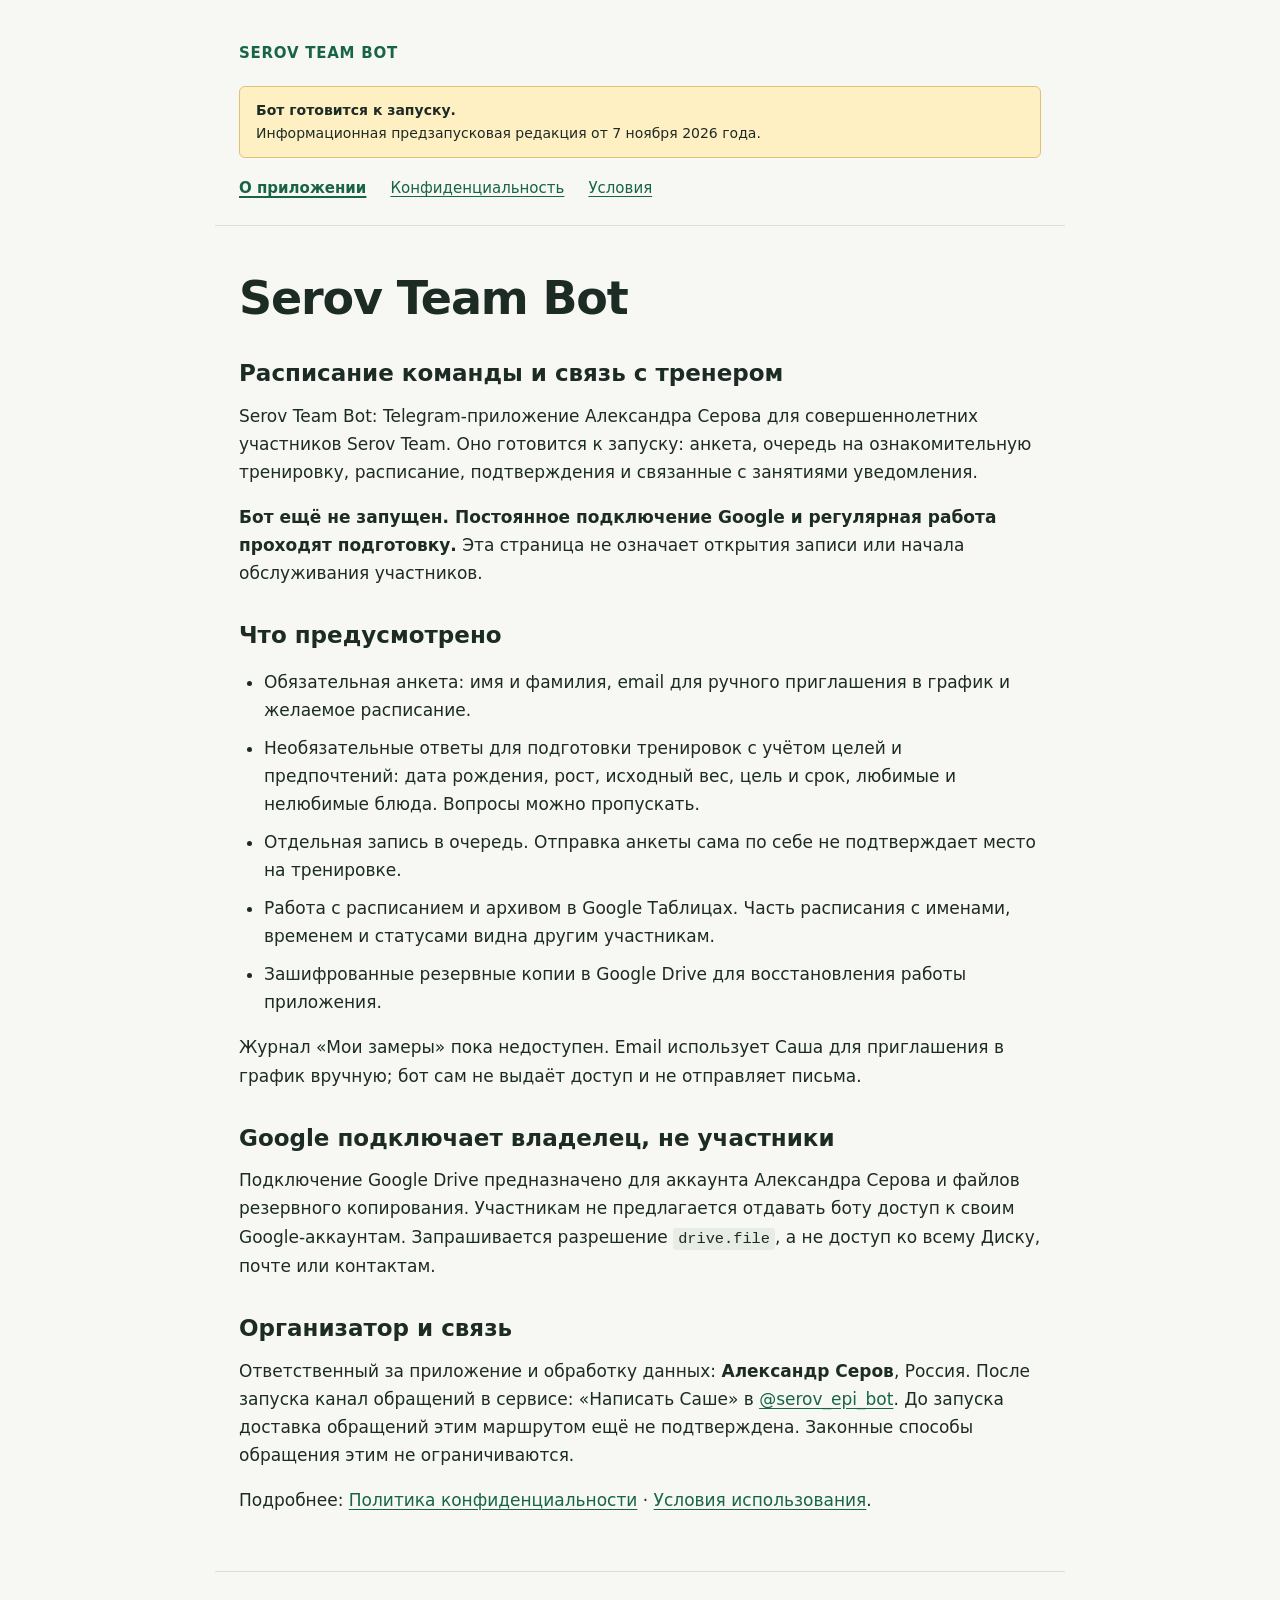
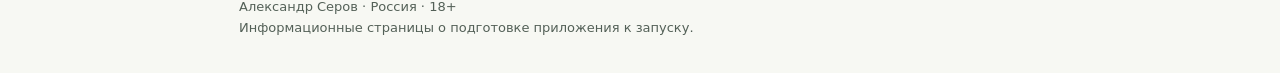
<file: index.html>
<!doctype html><html lang="ru"><head><meta charset="utf-8"><meta name="viewport" content="width=device-width,initial-scale=1"><title>О приложении · Serov Team Bot</title><link rel="stylesheet" href="style.css"></head><body><header><a class="brand" href="index.html">SEROV TEAM BOT</a><div class="notice"><strong>Бот готовится к запуску.</strong><br>Информационная предзапусковая редакция от 7 ноября 2026 года.</div><nav aria-label="Разделы"><a href="index.html" aria-current="page">О приложении</a><a href="privacy.html">Конфиденциальность</a><a href="terms.html">Условия</a></nav></header><main><h1>Serov Team Bot</h1>
<h2>Расписание команды и связь с тренером</h2>
<p>Serov Team Bot: Telegram-приложение Александра Серова для совершеннолетних участников Serov Team. Оно готовится к запуску: анкета, очередь на ознакомительную тренировку, расписание, подтверждения и связанные с занятиями уведомления.</p>
<p><strong>Бот ещё не запущен. Постоянное подключение Google и регулярная работа проходят подготовку.</strong> Эта страница не означает открытия записи или начала обслуживания участников.</p>
<h2>Что предусмотрено</h2>
<ul><li>Обязательная анкета: имя и фамилия, email для ручного приглашения в график и желаемое расписание.</li><li>Необязательные ответы для подготовки тренировок с учётом целей и предпочтений: дата рождения, рост, исходный вес, цель и срок, любимые и нелюбимые блюда. Вопросы можно пропускать.</li><li>Отдельная запись в очередь. Отправка анкеты сама по себе не подтверждает место на тренировке.</li><li>Работа с расписанием и архивом в Google Таблицах. Часть расписания с именами, временем и статусами видна другим участникам.</li><li>Зашифрованные резервные копии в Google Drive для восстановления работы приложения.</li></ul>
<p>Журнал «Мои замеры» пока недоступен. Email использует Саша для приглашения в график вручную; бот сам не выдаёт доступ и не отправляет письма.</p>
<h2>Google подключает владелец, не участники</h2>
<p>Подключение Google Drive предназначено для аккаунта Александра Серова и файлов резервного копирования. Участникам не предлагается отдавать боту доступ к своим Google-аккаунтам. Запрашивается разрешение <code>drive.file</code>, а не доступ ко всему Диску, почте или контактам.</p>
<h2>Организатор и связь</h2>
<p>Ответственный за приложение и обработку данных: <strong>Александр Серов</strong>, Россия. После запуска канал обращений в сервисе: «Написать Саше» в <a href="https://t.me/serov_epi_bot">@serov_epi_bot</a>. До запуска доставка обращений этим маршрутом ещё не подтверждена. Законные способы обращения этим не ограничиваются.</p>
<p>Подробнее: <a href="privacy.html">Политика конфиденциальности</a> · <a href="terms.html">Условия использования</a>.</p></main><footer>Александр Серов · Россия · 18+<br>Информационные страницы о подготовке приложения к запуску.</footer></body></html>
</file>
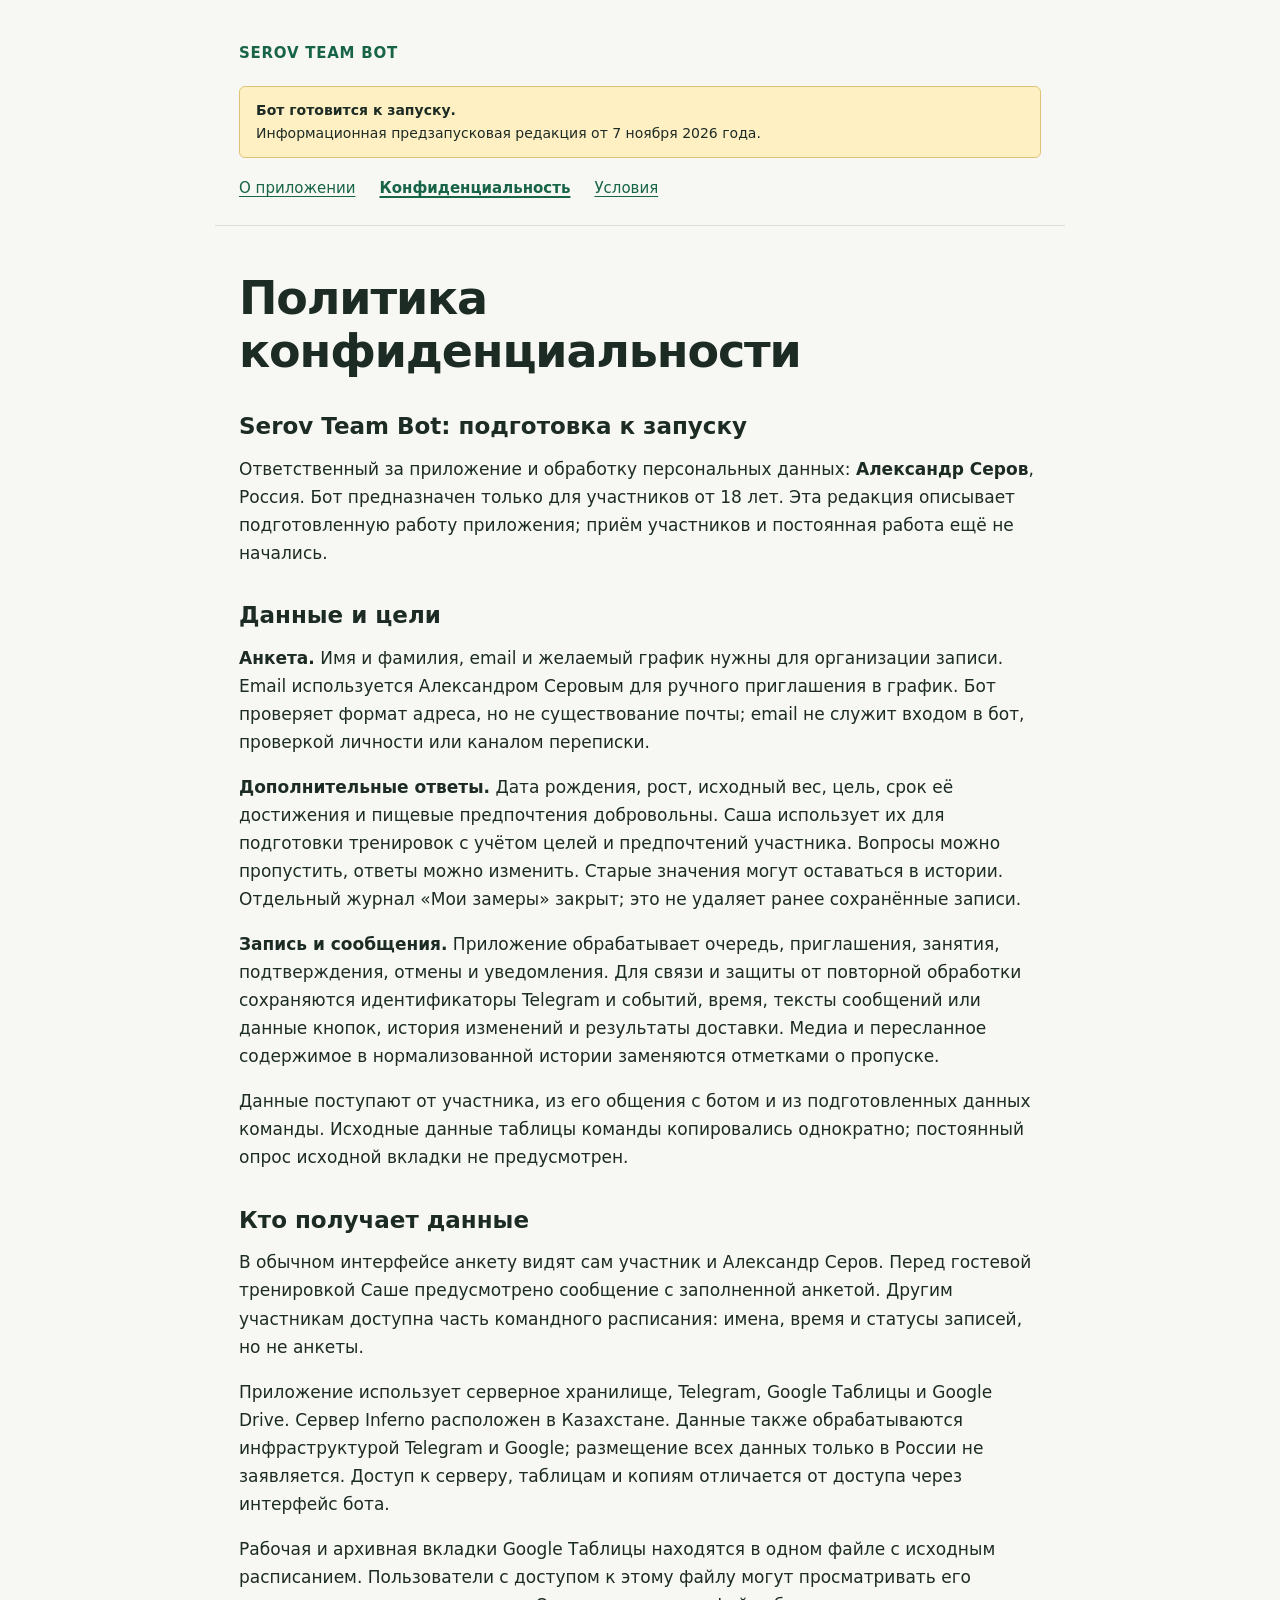
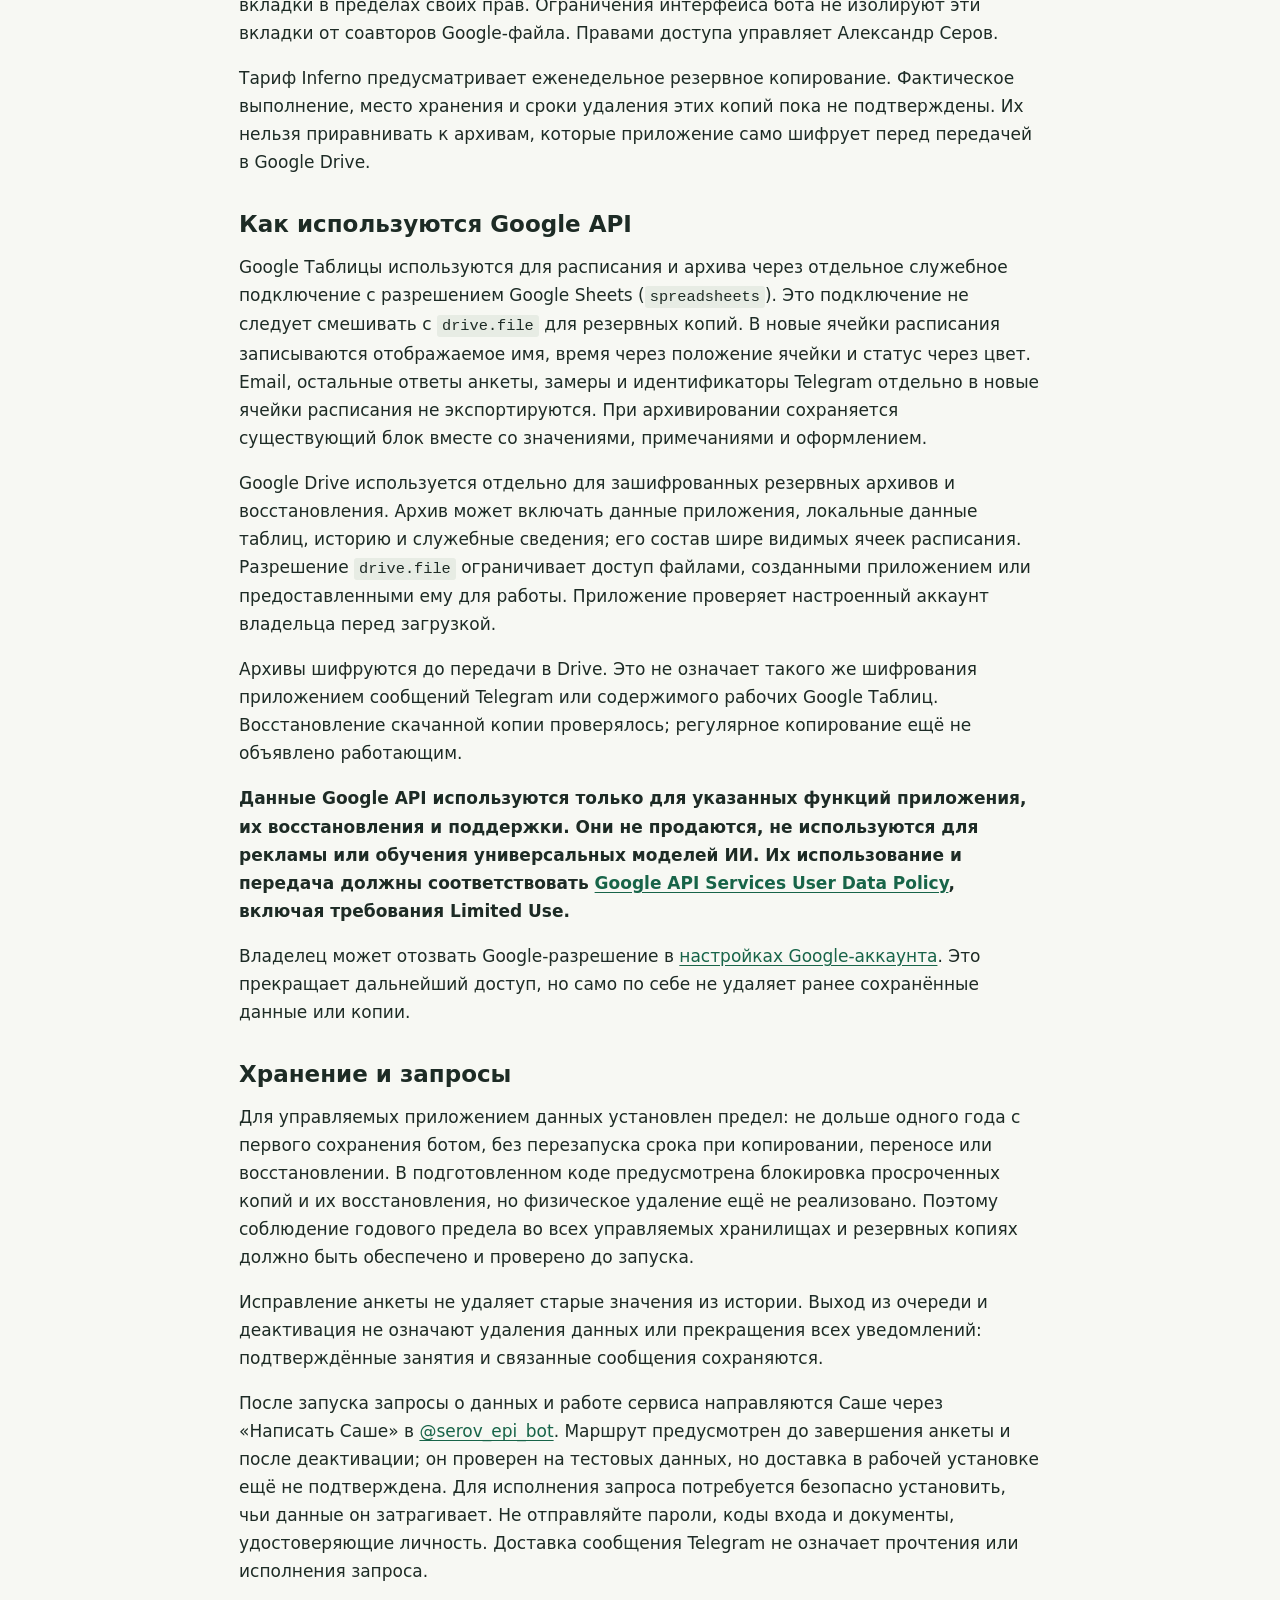
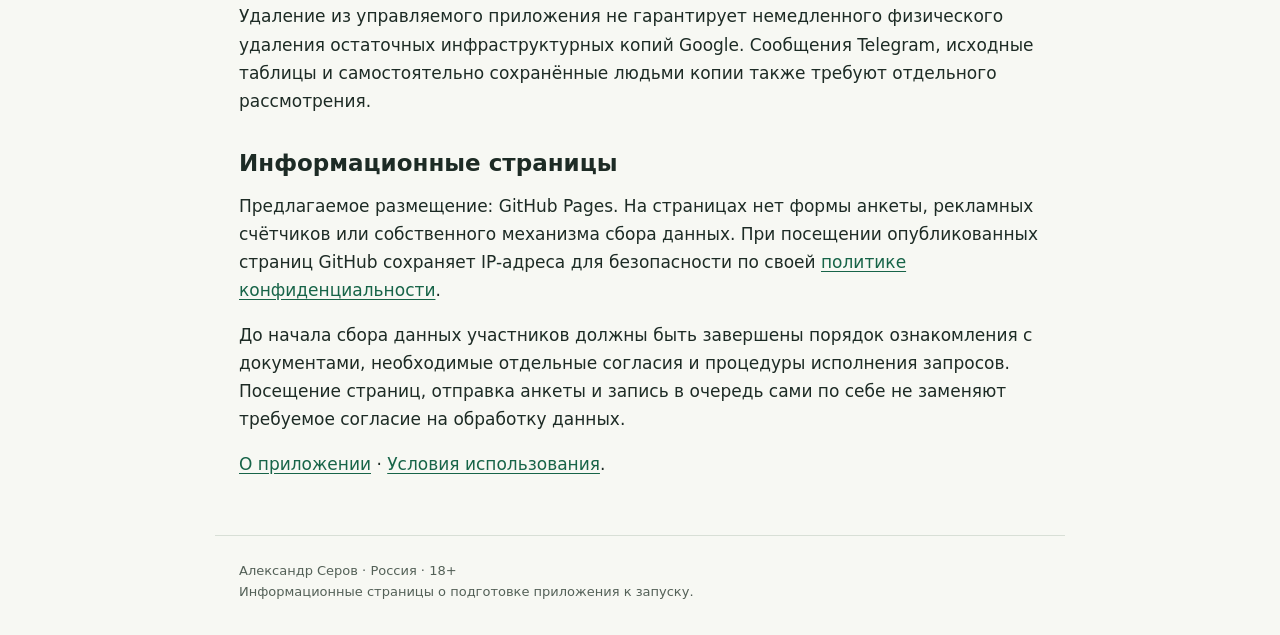
<file: privacy.html>
<!doctype html><html lang="ru"><head><meta charset="utf-8"><meta name="viewport" content="width=device-width,initial-scale=1"><title>Конфиденциальность · Serov Team Bot</title><link rel="stylesheet" href="style.css"></head><body><header><a class="brand" href="index.html">SEROV TEAM BOT</a><div class="notice"><strong>Бот готовится к запуску.</strong><br>Информационная предзапусковая редакция от 7 ноября 2026 года.</div><nav aria-label="Разделы"><a href="index.html">О приложении</a><a href="privacy.html" aria-current="page">Конфиденциальность</a><a href="terms.html">Условия</a></nav></header><main><h1>Политика конфиденциальности</h1>
<h2>Serov Team Bot: подготовка к запуску</h2>
<p>Ответственный за приложение и обработку персональных данных: <strong>Александр Серов</strong>, Россия. Бот предназначен только для участников от 18 лет. Эта редакция описывает подготовленную работу приложения; приём участников и постоянная работа ещё не начались.</p>
<h2>Данные и цели</h2>
<p><strong>Анкета.</strong> Имя и фамилия, email и желаемый график нужны для организации записи. Email используется Александром Серовым для ручного приглашения в график. Бот проверяет формат адреса, но не существование почты; email не служит входом в бот, проверкой личности или каналом переписки.</p>
<p><strong>Дополнительные ответы.</strong> Дата рождения, рост, исходный вес, цель, срок её достижения и пищевые предпочтения добровольны. Саша использует их для подготовки тренировок с учётом целей и предпочтений участника. Вопросы можно пропустить, ответы можно изменить. Старые значения могут оставаться в истории. Отдельный журнал «Мои замеры» закрыт; это не удаляет ранее сохранённые записи.</p>
<p><strong>Запись и сообщения.</strong> Приложение обрабатывает очередь, приглашения, занятия, подтверждения, отмены и уведомления. Для связи и защиты от повторной обработки сохраняются идентификаторы Telegram и событий, время, тексты сообщений или данные кнопок, история изменений и результаты доставки. Медиа и пересланное содержимое в нормализованной истории заменяются отметками о пропуске.</p>
<p>Данные поступают от участника, из его общения с ботом и из подготовленных данных команды. Исходные данные таблицы команды копировались однократно; постоянный опрос исходной вкладки не предусмотрен.</p>
<h2>Кто получает данные</h2>
<p>В обычном интерфейсе анкету видят сам участник и Александр Серов. Перед гостевой тренировкой Саше предусмотрено сообщение с заполненной анкетой. Другим участникам доступна часть командного расписания: имена, время и статусы записей, но не анкеты.</p>
<p>Приложение использует серверное хранилище, Telegram, Google Таблицы и Google Drive. Сервер Inferno расположен в Казахстане. Данные также обрабатываются инфраструктурой Telegram и Google; размещение всех данных только в России не заявляется. Доступ к серверу, таблицам и копиям отличается от доступа через интерфейс бота.</p>
<p>Рабочая и архивная вкладки Google Таблицы находятся в одном файле с исходным расписанием. Пользователи с доступом к этому файлу могут просматривать его вкладки в пределах своих прав. Ограничения интерфейса бота не изолируют эти вкладки от соавторов Google-файла. Правами доступа управляет Александр Серов.</p>
<p>Тариф Inferno предусматривает еженедельное резервное копирование. Фактическое выполнение, место хранения и сроки удаления этих копий пока не подтверждены. Их нельзя приравнивать к архивам, которые приложение само шифрует перед передачей в Google Drive.</p>
<h2>Как используются Google API</h2>
<p>Google Таблицы используются для расписания и архива через отдельное служебное подключение с разрешением Google Sheets (<code>spreadsheets</code>). Это подключение не следует смешивать с <code>drive.file</code> для резервных копий. В новые ячейки расписания записываются отображаемое имя, время через положение ячейки и статус через цвет. Email, остальные ответы анкеты, замеры и идентификаторы Telegram отдельно в новые ячейки расписания не экспортируются. При архивировании сохраняется существующий блок вместе со значениями, примечаниями и оформлением.</p>
<p>Google Drive используется отдельно для зашифрованных резервных архивов и восстановления. Архив может включать данные приложения, локальные данные таблиц, историю и служебные сведения; его состав шире видимых ячеек расписания. Разрешение <code>drive.file</code> ограничивает доступ файлами, созданными приложением или предоставленными ему для работы. Приложение проверяет настроенный аккаунт владельца перед загрузкой.</p>
<p>Архивы шифруются до передачи в Drive. Это не означает такого же шифрования приложением сообщений Telegram или содержимого рабочих Google Таблиц. Восстановление скачанной копии проверялось; регулярное копирование ещё не объявлено работающим.</p>
<p><strong>Данные Google API используются только для указанных функций приложения, их восстановления и поддержки. Они не продаются, не используются для рекламы или обучения универсальных моделей ИИ. Их использование и передача должны соответствовать <a href="https://developers.google.com/terms/api-services-user-data-policy">Google API Services User Data Policy</a>, включая требования Limited Use.</strong></p>
<p>Владелец может отозвать Google-разрешение в <a href="https://myaccount.google.com/permissions">настройках Google-аккаунта</a>. Это прекращает дальнейший доступ, но само по себе не удаляет ранее сохранённые данные или копии.</p>
<h2>Хранение и запросы</h2>
<p>Для управляемых приложением данных установлен предел: не дольше одного года с первого сохранения ботом, без перезапуска срока при копировании, переносе или восстановлении. В подготовленном коде предусмотрена блокировка просроченных копий и их восстановления, но физическое удаление ещё не реализовано. Поэтому соблюдение годового предела во всех управляемых хранилищах и резервных копиях должно быть обеспечено и проверено до запуска.</p>
<p>Исправление анкеты не удаляет старые значения из истории. Выход из очереди и деактивация не означают удаления данных или прекращения всех уведомлений: подтверждённые занятия и связанные сообщения сохраняются.</p>
<p>После запуска запросы о данных и работе сервиса направляются Саше через «Написать Саше» в <a href="https://t.me/serov_epi_bot">@serov_epi_bot</a>. Маршрут предусмотрен до завершения анкеты и после деактивации; он проверен на тестовых данных, но доставка в рабочей установке ещё не подтверждена. Для исполнения запроса потребуется безопасно установить, чьи данные он затрагивает. Не отправляйте пароли, коды входа и документы, удостоверяющие личность. Доставка сообщения Telegram не означает прочтения или исполнения запроса.</p>
<p>Удаление из управляемого приложения не гарантирует немедленного физического удаления остаточных инфраструктурных копий Google. Сообщения Telegram, исходные таблицы и самостоятельно сохранённые людьми копии также требуют отдельного рассмотрения.</p>
<h2>Информационные страницы</h2>
<p>Предлагаемое размещение: GitHub Pages. На страницах нет формы анкеты, рекламных счётчиков или собственного механизма сбора данных. При посещении опубликованных страниц GitHub сохраняет IP-адреса для безопасности по своей <a href="https://docs.github.com/en/site-policy/privacy-policies/github-general-privacy-statement">политике конфиденциальности</a>.</p>
<p>До начала сбора данных участников должны быть завершены порядок ознакомления с документами, необходимые отдельные согласия и процедуры исполнения запросов. Посещение страниц, отправка анкеты и запись в очередь сами по себе не заменяют требуемое согласие на обработку данных.</p>
<p><a href="index.html">О приложении</a> · <a href="terms.html">Условия использования</a>.</p></main><footer>Александр Серов · Россия · 18+<br>Информационные страницы о подготовке приложения к запуску.</footer></body></html>
</file>
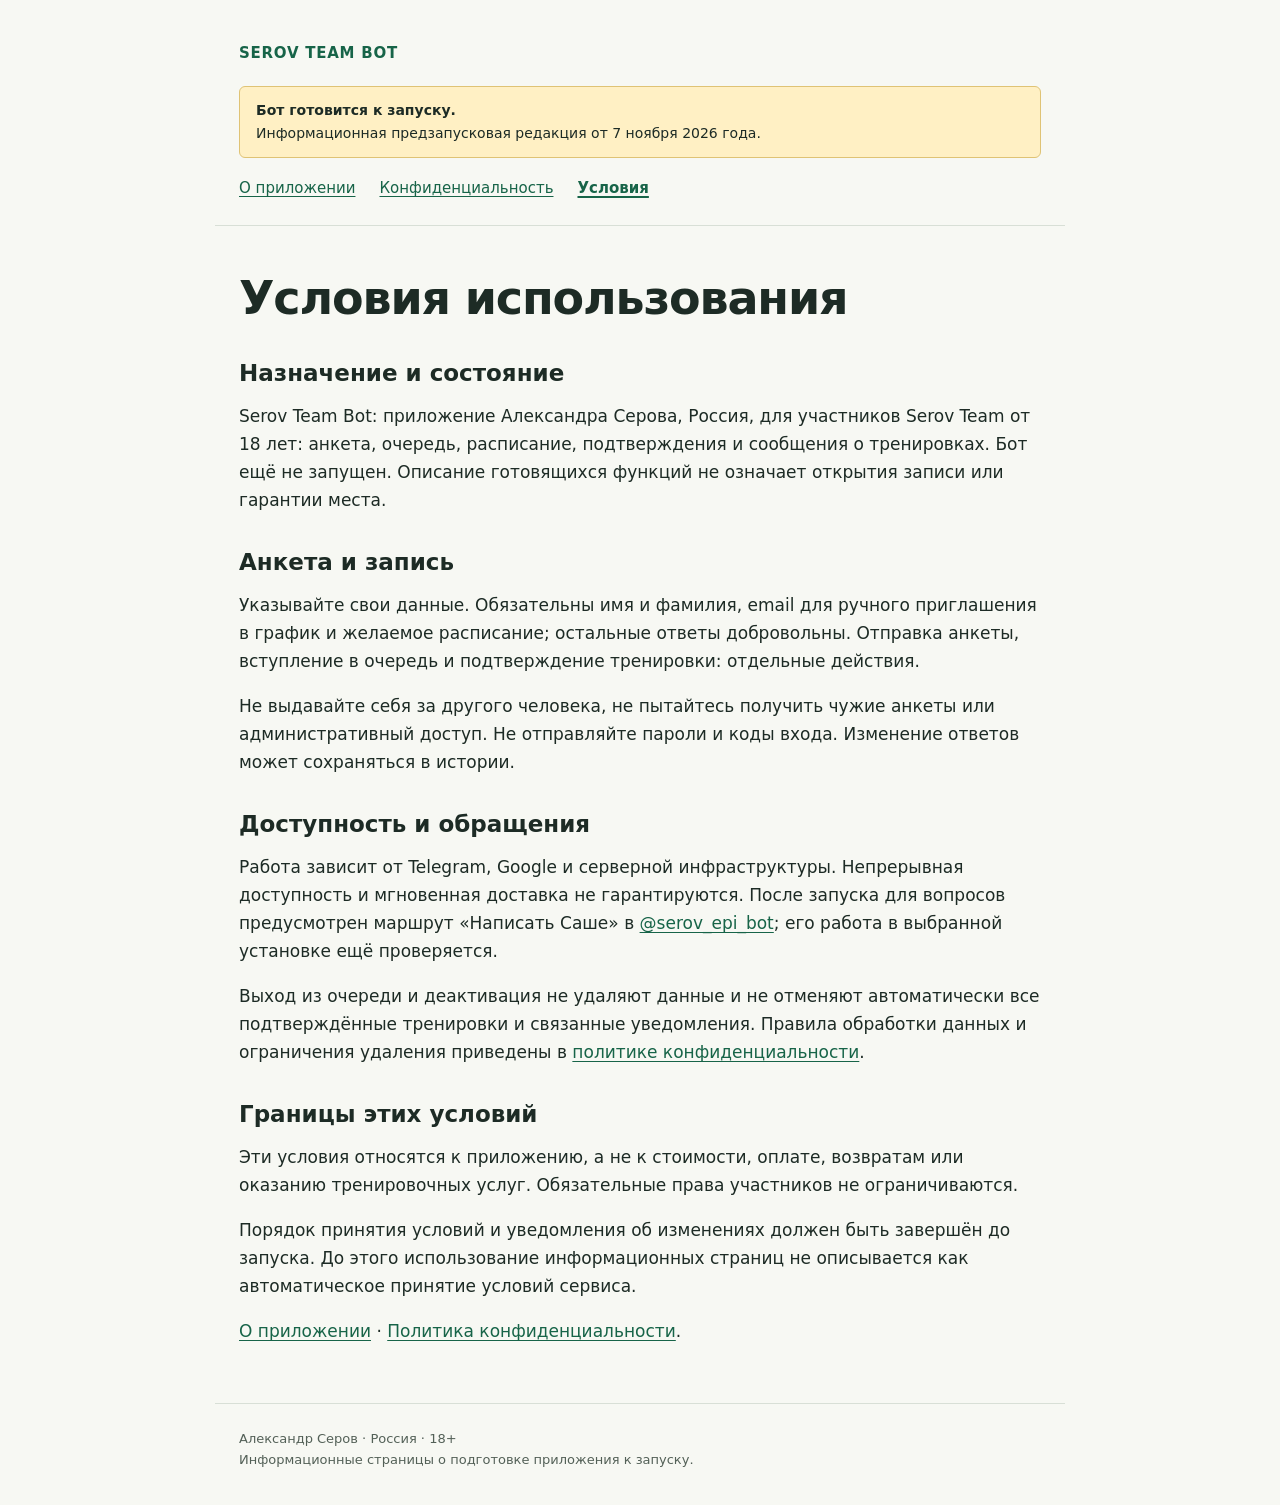
<file: terms.html>
<!doctype html><html lang="ru"><head><meta charset="utf-8"><meta name="viewport" content="width=device-width,initial-scale=1"><title>Условия · Serov Team Bot</title><link rel="stylesheet" href="style.css"></head><body><header><a class="brand" href="index.html">SEROV TEAM BOT</a><div class="notice"><strong>Бот готовится к запуску.</strong><br>Информационная предзапусковая редакция от 7 ноября 2026 года.</div><nav aria-label="Разделы"><a href="index.html">О приложении</a><a href="privacy.html">Конфиденциальность</a><a href="terms.html" aria-current="page">Условия</a></nav></header><main><h1>Условия использования</h1>
<h2>Назначение и состояние</h2>
<p>Serov Team Bot: приложение Александра Серова, Россия, для участников Serov Team от 18 лет: анкета, очередь, расписание, подтверждения и сообщения о тренировках. Бот ещё не запущен. Описание готовящихся функций не означает открытия записи или гарантии места.</p>
<h2>Анкета и запись</h2>
<p>Указывайте свои данные. Обязательны имя и фамилия, email для ручного приглашения в график и желаемое расписание; остальные ответы добровольны. Отправка анкеты, вступление в очередь и подтверждение тренировки: отдельные действия.</p>
<p>Не выдавайте себя за другого человека, не пытайтесь получить чужие анкеты или административный доступ. Не отправляйте пароли и коды входа. Изменение ответов может сохраняться в истории.</p>
<h2>Доступность и обращения</h2>
<p>Работа зависит от Telegram, Google и серверной инфраструктуры. Непрерывная доступность и мгновенная доставка не гарантируются. После запуска для вопросов предусмотрен маршрут «Написать Саше» в <a href="https://t.me/serov_epi_bot">@serov_epi_bot</a>; его работа в выбранной установке ещё проверяется.</p>
<p>Выход из очереди и деактивация не удаляют данные и не отменяют автоматически все подтверждённые тренировки и связанные уведомления. Правила обработки данных и ограничения удаления приведены в <a href="privacy.html">политике конфиденциальности</a>.</p>
<h2>Границы этих условий</h2>
<p>Эти условия относятся к приложению, а не к стоимости, оплате, возвратам или оказанию тренировочных услуг. Обязательные права участников не ограничиваются.</p>
<p>Порядок принятия условий и уведомления об изменениях должен быть завершён до запуска. До этого использование информационных страниц не описывается как автоматическое принятие условий сервиса.</p>
<p><a href="index.html">О приложении</a> · <a href="privacy.html">Политика конфиденциальности</a>.</p></main><footer>Александр Серов · Россия · 18+<br>Информационные страницы о подготовке приложения к запуску.</footer></body></html>
</file>
<file: style.css>
*{box-sizing:border-box}html{color-scheme:light}body{margin:0;background:#f7f8f3;color:#1d2b25;font:17px/1.65 system-ui,-apple-system,Segoe UI,sans-serif}a{color:#176448;text-underline-offset:3px}a:hover{color:#0a3c2a}a:focus-visible{outline:3px solid #d7a53c;outline-offset:4px}header,main,footer{max-width:850px;margin:auto;padding:24px}header{padding-top:38px;border-bottom:1px solid #d8dfd6}.brand{font-size:15px;font-weight:750;letter-spacing:.05em;text-decoration:none}.notice{margin-top:20px;background:#fff0c4;border:1px solid #dfc375;border-radius:6px;padding:12px 16px;font-size:14px}nav{display:flex;flex-wrap:wrap;gap:10px 24px;margin-top:18px;font-size:15px}nav a[aria-current=page]{font-weight:750;text-decoration-thickness:2px}main{padding-top:24px;padding-bottom:40px}h1{font-size:clamp(30px,5vw,46px);line-height:1.15;letter-spacing:-.025em;margin:22px 0 32px}h2{font-size:23px;line-height:1.3;margin:34px 0 13px}p{margin:0 0 17px}ul{padding-left:25px}li{margin:10px 0}code{font-size:.9em;background:#e7ece4;padding:2px 5px;border-radius:3px}footer{border-top:1px solid #d8dfd6;font-size:13px;color:#536057;padding-bottom:35px}strong{font-weight:700}@media(max-width:500px){header,main,footer{padding-left:20px;padding-right:20px}body{font-size:16px}}
</file>
